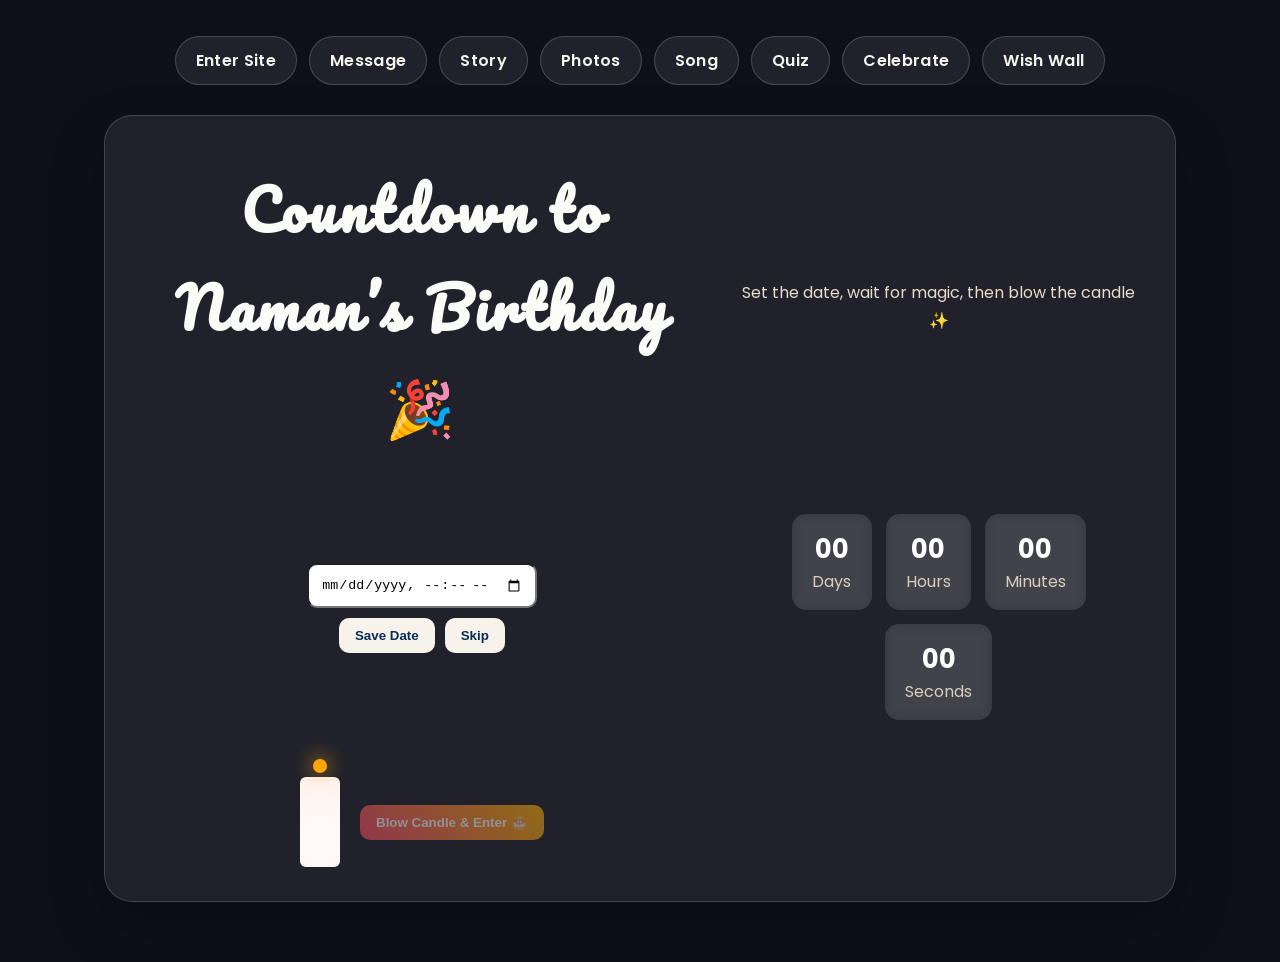
<file: index.html>
<!DOCTYPE html>
<html lang="en">
<head>
<meta charset="utf-8" />
<meta name="viewport" content="width=device-width,initial-scale=1" />
<title>Make a Wish — Naman</title>

<link rel="stylesheet" href="styles.css" />
<link href="https://fonts.googleapis.com/css2?family=Pacifico&family=Poppins:wght@400;700&display=swap" rel="stylesheet">

<style>
body{
    margin:0;
    font-family:Poppins,sans-serif;
    background:#0f0f1a;
    color:white;
    overflow-x:hidden;
    animation:fadeIn 1s ease;
}

@keyframes fadeIn{
    from{opacity:0;transform:translateY(10px);}
    to{opacity:1;transform:translateY(0);}
}

.countdown{text-align:center;}
.countdown h1{font-size:clamp(2rem,5vw,3.5rem);margin:10px 0;}

.small{color:#d8cfc0}

.time-grid{
    display:flex;
    gap:14px;
    justify-content:center;
    flex-wrap:wrap;
    margin-top:18px;
}

.time-cell{
    background:rgba(255,255,255,0.08);
    padding:16px 20px;
    border-radius:14px;
    min-width:80px;
    backdrop-filter:blur(6px);
}

.time-cell strong{
    display:block;
    font-size:1.6rem;
}

button:disabled{
    opacity:0.5;
    cursor:not-allowed;
}

.hero-button{
    padding:10px 16px;
    border:none;
    border-radius:10px;
    cursor:pointer;
}

.vibrant{
    background:linear-gradient(45deg,#ff4d6d,#ffb703);
    color:white;
}

.candle{
    width:40px;
    height:90px;
    background:white;
    border-radius:6px;
    position:relative;
}

.flame{
    width:14px;
    height:14px;
    background:orange;
    border-radius:50%;
    position:absolute;
    top:-18px;
    left:50%;
    transform:translateX(-50%);
    box-shadow:0 0 20px orange;
    animation:flicker 1s infinite alternate;
}

@keyframes flicker{
    from{transform:translateX(-50%) scale(1);}
    to{transform:translateX(-50%) scale(1.2);}
}

.flame.blow{
    animation:blow 0.8s forwards;
}

@keyframes blow{
    0%{opacity:1;transform:translateX(-50%) scale(1);}
    100%{opacity:0;transform:translateX(50px) scale(0);}
}

/* confetti */
.confetti{
    position:fixed;
    width:8px;
    height:8px;
    top:-10px;
    animation:fall linear forwards;
    z-index:999;
}

@keyframes fall{
    to{
        transform:translateY(110vh) rotate(360deg);
        opacity:0;
    }
}
</style>
</head>

<body>

<main class="page-container">

<header>
<nav>
    <a href="page1.html">Enter Site</a>
    <a href="special-message.html">Message</a>
    <a href="birthday-story.html">Story</a>
    <a href="gallery.html">Photos</a>
    <a href="music.html">Song</a>
    <a href="quiz.html">Quiz</a>
    <a href="celebrate.html">Celebrate</a>
    <a href="wish.html">Wish Wall</a>
</nav>
</header>

<section class="hero card countdown">

<h1 class="handwritten">Countdown to Naman’s Birthday 🎉</h1>
<p class="small">Set the date, wait for magic, then blow the candle ✨</p>

<div style="max-width:560px;margin:18px auto;display:grid;gap:10px;">
<input id="target-date" type="datetime-local" style="padding:12px;border-radius:10px;" />

<div style="display:flex;gap:10px;justify-content:center;flex-wrap:wrap;">
<button id="save-date" class="hero-button">Save Date</button>
<button id="skip-date" class="hero-button">Skip</button>
</div>
</div>

<div class="time-grid">
<div class="time-cell"><strong id="days">--</strong><div class="small">Days</div></div>
<div class="time-cell"><strong id="hours">--</strong><div class="small">Hours</div></div>
<div class="time-cell"><strong id="minutes">--</strong><div class="small">Minutes</div></div>
<div class="time-cell"><strong id="seconds">--</strong><div class="small">Seconds</div></div>
</div>

<div style="margin-top:25px;display:flex;gap:20px;justify-content:center;align-items:center;flex-wrap:wrap;">
<div class="candle">
<div class="flame" id="start-flame"></div>
</div>

<button id="blow-start" class="hero-button vibrant" disabled>
Blow Candle & Enter 🎂
</button>
</div>

</section>

</main>

<script>

const dateInput = document.getElementById('target-date');
const saveBtn = document.getElementById('save-date');
const skipBtn = document.getElementById('skip-date');
const blowBtn = document.getElementById('blow-start');
const flame = document.getElementById('start-flame');

let target = localStorage.getItem('targetDate');

if(target){
    dateInput.value = target;
    startTimer();
}else{
    setZero();
}

saveBtn.addEventListener('click',()=>{
    if(!dateInput.value){
        alert("Choose date first");
        return;
    }
    localStorage.setItem('targetDate',dateInput.value);
    target = dateInput.value;
    startTimer();
    alert("Countdown started for Naman 🎉");
});

skipBtn.addEventListener('click',()=>{
    localStorage.removeItem('targetDate');
    window.location.href='page1.html';
});

function setZero(){
    document.getElementById('days').textContent="00";
    document.getElementById('hours').textContent="00";
    document.getElementById('minutes').textContent="00";
    document.getElementById('seconds').textContent="00";
}

function updateClock(){
    if(!target) return;

    const now = new Date();
    const t = new Date(target);
    const diff = t - now;

    if(diff<=0){
        setZero();
        blowBtn.disabled=false;
        triggerConfetti();
        return;
    }

    const d=Math.floor(diff/(1000*60*60*24));
    const h=Math.floor((diff/(1000*60*60))%24);
    const m=Math.floor((diff/60000)%60);
    const s=Math.floor((diff/1000)%60);

    document.getElementById('days').textContent=String(d).padStart(2,'0');
    document.getElementById('hours').textContent=String(h).padStart(2,'0');
    document.getElementById('minutes').textContent=String(m).padStart(2,'0');
    document.getElementById('seconds').textContent=String(s).padStart(2,'0');
}

function startTimer(){
    if(window.timer) clearInterval(window.timer);
    updateClock();
    window.timer=setInterval(updateClock,1000);
}

function triggerConfetti(){
    for(let i=0;i<60;i++){
        const c=document.createElement("div");
        c.classList.add("confetti");
        c.style.left=Math.random()*100+"vw";
        c.style.background=["#ff4d6d","#ffd166","#06d6a0","#4cc9f0"][Math.floor(Math.random()*4)];
        c.style.animationDuration=(Math.random()*3+2)+"s";
        document.body.appendChild(c);

        setTimeout(()=>c.remove(),5000);
    }
}

blowBtn.addEventListener('click',()=>{
    flame.classList.add('blow');

    triggerConfetti();

    setTimeout(()=>{
        window.location.href='page1.html';
    },1200);
});

</script>

</body>
</html>
</file>
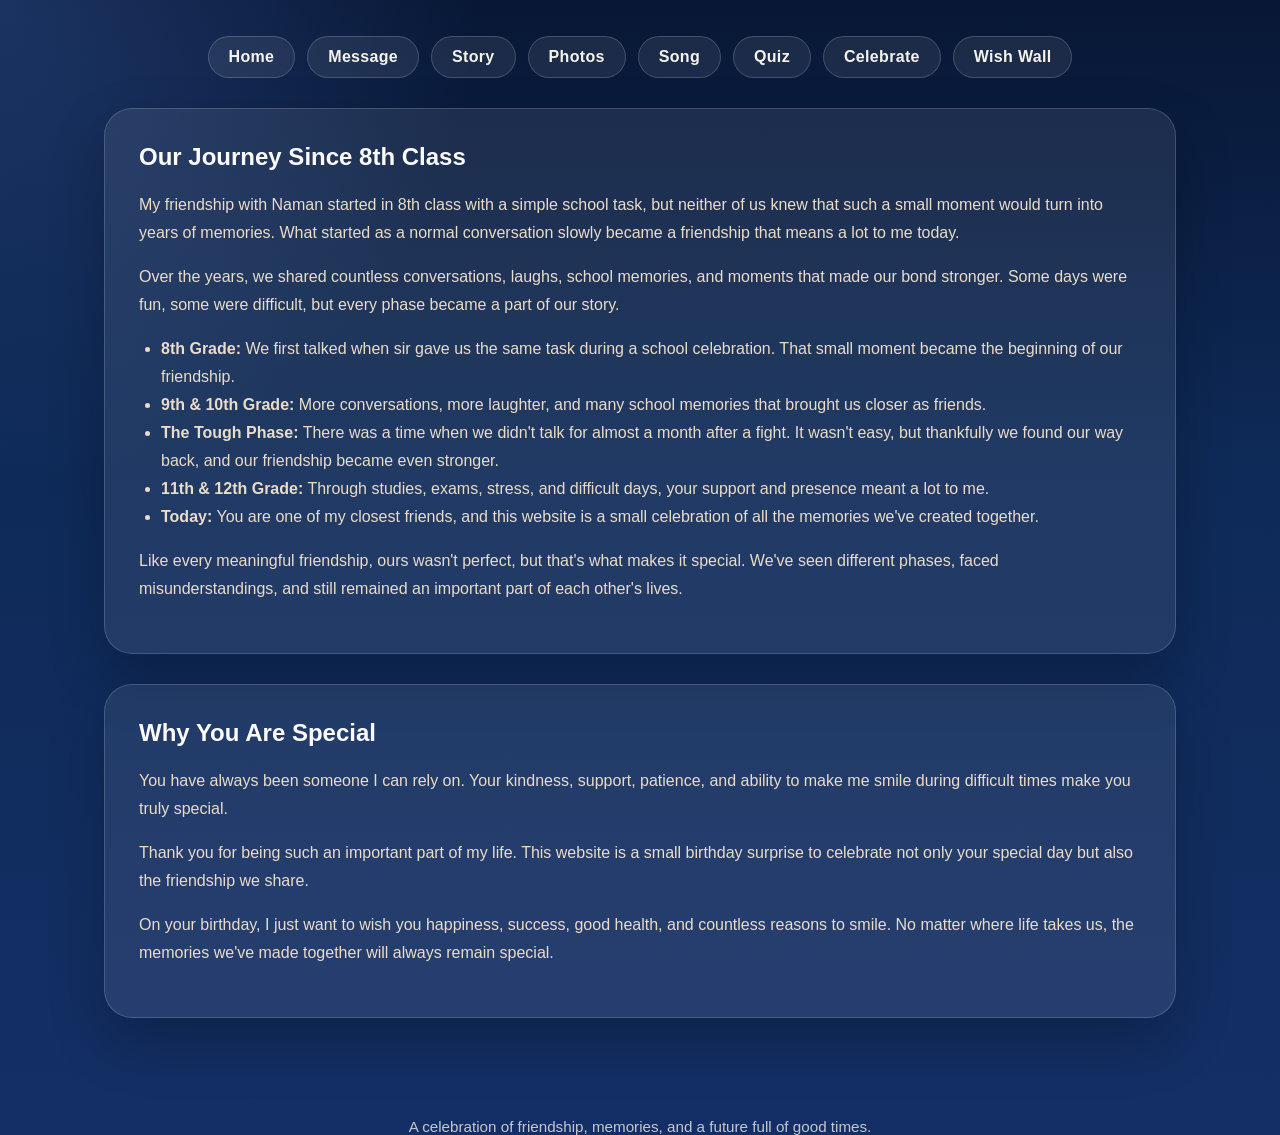
<file: birthday-story.html>
<!DOCTYPE html><html lang="en">
<head>
    <meta charset="UTF-8">
    <meta name="viewport" content="width=device-width, initial-scale=1.0">
    <title>Our Journey Since Class 8</title>
    <link rel="stylesheet" href="styles.css">
</head>
<body>
    <main class="page-container">
        <header>
            <nav>
                <a href="page1.html">Home</a>
                <a href="special-message.html">Message</a>
                <a href="birthday-story.html">Story</a>
                <a href="gallery.html">Photos</a>
                <a href="music.html">Song</a>
                <a href="quiz.html">Quiz</a>
                <a href="celebrate.html">Celebrate</a>
                <a href="wish.html">Wish Wall</a>
            </nav>
        </header>    <div class="card">
        <h2>Our Journey Since 8th Class</h2>

        <p>
            My friendship with Naman started in 8th class with a simple school task, but neither of us knew that such a small moment would turn into years of memories. What started as a normal conversation slowly became a friendship that means a lot to me today.
        </p>

        <p>
            Over the years, we shared countless conversations, laughs, school memories, and moments that made our bond stronger. Some days were fun, some were difficult, but every phase became a part of our story.
        </p>

        <ul>
            <li><strong>8th Grade:</strong> We first talked when sir gave us the same task during a school celebration. That small moment became the beginning of our friendship.</li>

            <li><strong>9th & 10th Grade:</strong> More conversations, more laughter, and many school memories that brought us closer as friends.</li>

            <li><strong>The Tough Phase:</strong> There was a time when we didn't talk for almost a month after a fight. It wasn't easy, but thankfully we found our way back, and our friendship became even stronger.</li>

            <li><strong>11th & 12th Grade:</strong> Through studies, exams, stress, and difficult days, your support and presence meant a lot to me.</li>

            <li><strong>Today:</strong> You are one of my closest friends, and this website is a small celebration of all the memories we've created together.</li>
        </ul>

        <p>
            Like every meaningful friendship, ours wasn't perfect, but that's what makes it special. We've seen different phases, faced misunderstandings, and still remained an important part of each other's lives.
        </p>
    </div>

    <div class="card">
        <h2>Why You Are Special</h2>

        <p>
            You have always been someone I can rely on. Your kindness, support, patience, and ability to make me smile during difficult times make you truly special.
        </p>

        <p>
            Thank you for being such an important part of my life. This website is a small birthday surprise to celebrate not only your special day but also the friendship we share.
        </p>

        <p>
            On your birthday, I just want to wish you happiness, success, good health, and countless reasons to smile. No matter where life takes us, the memories we've made together will always remain special.
        </p>
    </div>

</main>

<footer>
    A celebration of friendship, memories, and a future full of good times.
</footer>

</body>
</html>
</file>
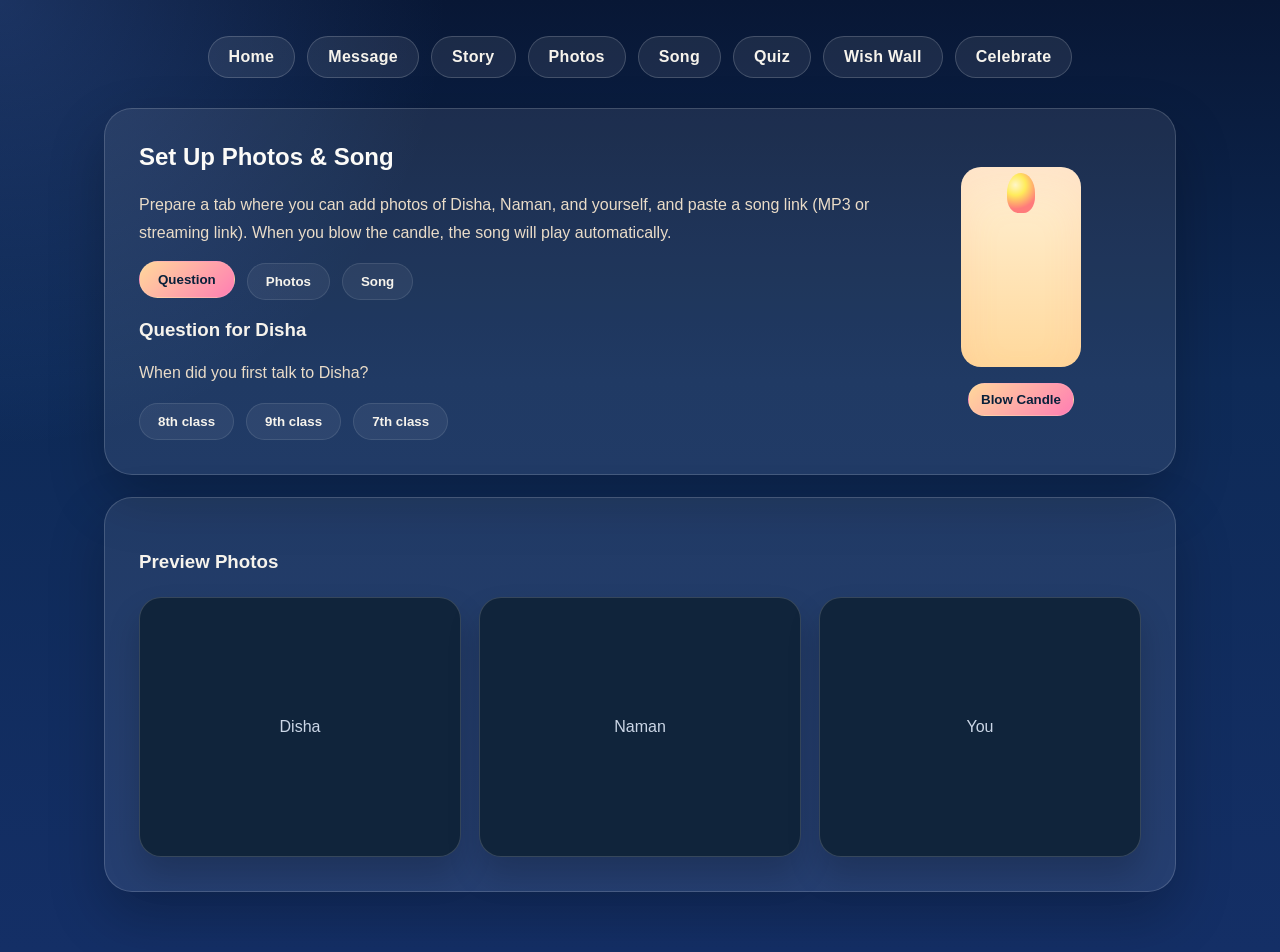
<file: celebrate.html>
<!DOCTYPE html>
<html lang="en">
<head>
    <meta charset="utf-8" />
    <meta name="viewport" content="width=device-width,initial-scale=1" />
    <title>Celebrate — Add Photos & Song</title>
    <link rel="stylesheet" href="styles.css" />
</head>
<body>
    <main class="page-container">
        <header>
            <nav>
                <a href="page1.html">Home</a>
                <a href="special-message.html">Message</a>
                <a href="birthday-story.html">Story</a>
                <a href="gallery.html">Photos</a>
                <a href="music.html">Song</a>
                <a href="quiz.html">Quiz</a>
                <a href="wish.html">Wish Wall</a>
                <a href="celebrate.html">Celebrate</a>
            </nav>
        </header>

        <section class="card celebrate-hero">
            <div style="flex:1; min-width:280px;">
                <h2>Set Up Photos & Song</h2>
                <p>Prepare a tab where you can add photos of Disha, Naman, and yourself, and paste a song link (MP3 or streaming link). When you blow the candle, the song will play automatically.</p>

                <div class="tabs" id="tabs">
                    <button class="tab-btn active" data-tab="q">Question</button>
                    <button class="tab-btn" data-tab="photos">Photos</button>
                    <button class="tab-btn" data-tab="song">Song</button>
                </div>

                <div class="tab-panel active" id="tab-q">
                    <h3>Question for Disha</h3>
                    <p>When did you first talk to Disha?</p>
                    <div style="display:flex;gap:12px;flex-wrap:wrap;margin-top:8px;">
                        <button class="tab-btn" id="ans-8">8th class</button>
                        <button class="tab-btn" id="ans-9">9th class</button>
                        <button class="tab-btn" id="ans-7">7th class</button>
                    </div>
                </div>

                <div class="tab-panel" id="tab-photos">
                    <h3>Photo Upload Links</h3>
                    <p>Paste image URLs for each person and click Add.</p>
                    <div style="display:grid;gap:10px;margin-top:12px;">
                        <input id="img-disha" placeholder="Disha photo URL" />
                        <input id="img-naman" placeholder="Naman photo URL" />
                        <input id="img-me" placeholder="Your photo URL" />
                        <button id="add-photos" class="tab-btn">Add Photos</button>
                    </div>
                </div>

                <div class="tab-panel" id="tab-song">
                    <h3>Song Link</h3>
                    <p>Paste an MP3 link or streaming URL and click Save. The candle blow will play this song.</p>
                    <input id="song-url" placeholder="https://.../song.mp3" />
                    <div style="margin-top:12px;display:flex;gap:12px;"><button id="save-song" class="tab-btn">Save Song</button><button id="test-song" class="tab-btn">Test Play</button></div>
                </div>

            </div>

            <div style="width:240px;display:flex;flex-direction:column;align-items:center;gap:16px;">
                <div class="candle" id="candle">
                    <div class="flame" id="flame"></div>
                </div>
                <button id="blow" class="tab-btn vibrant">Blow Candle</button>
                <audio id="celebrate-audio" preload="none"></audio>
            </div>
        </section>

        <section class="card" style="margin-top:22px;">
            <h3>Preview Photos</h3>
            <div id="photo-previews" class="gallery-grid">
                <div class="gallery-img" id="preview-disha" style="background:#10243b; display:flex;align-items:center;justify-content:center;color:#cbd6e6;">Disha</div>
                <div class="gallery-img" id="preview-naman" style="background:#10243b; display:flex;align-items:center;justify-content:center;color:#cbd6e6;">Naman</div>
                <div class="gallery-img" id="preview-me" style="background:#10243b; display:flex;align-items:center;justify-content:center;color:#cbd6e6;">You</div>
            </div>
        </section>

    </main>

    <div id="toast" class="toast">Saved!</div>

    <script>
        // Tabs
        document.querySelectorAll('.tab-btn').forEach(btn => {
            btn.addEventListener('click', (e) => {
                const tab = btn.dataset.tab;
                if (tab) switchTab(tab);
            });
        });

        function switchTab(name){
            document.querySelectorAll('.tab-btn').forEach(b=>b.classList.remove('active'));
            document.querySelectorAll('.tab-panel').forEach(p=>p.classList.remove('active'));
            document.querySelectorAll('.tab-btn[data-tab]').forEach(b=>{ if(b.dataset.tab===name) b.classList.add('active')});
            document.getElementById('tab-'+name).classList.add('active');
        }

        // Question answers show popup
        document.getElementById('ans-8').addEventListener('click',()=>showToast('Nice! You first talked in 8th class.'));
        document.getElementById('ans-9').addEventListener('click',()=>showToast('9th? Good memory!'));
        document.getElementById('ans-7').addEventListener('click',()=>showToast('7th class — that was early!'));

        // Photos
        document.getElementById('add-photos').addEventListener('click',()=>{
            const d = document.getElementById('img-disha').value.trim();
            const n = document.getElementById('img-naman').value.trim();
            const m = document.getElementById('img-me').value.trim();
            if(d) document.getElementById('preview-disha').innerHTML = `<img src="${d}" alt="Disha" style="width:100%;height:100%;object-fit:cover;border-radius:18px;">`;
            if(n) document.getElementById('preview-naman').innerHTML = `<img src="${n}" alt="Naman" style="width:100%;height:100%;object-fit:cover;border-radius:18px;">`;
            if(m) document.getElementById('preview-me').innerHTML = `<img src="${m}" alt="You" style="width:100%;height:100%;object-fit:cover;border-radius:18px;">`;
            showToast('Photos added to preview. You can replace URLs anytime.');
        });

        // Song
        const audio = document.getElementById('celebrate-audio');
        document.getElementById('save-song').addEventListener('click', ()=>{
            const url = document.getElementById('song-url').value.trim();
            if(!url){ showToast('Please paste a song URL.'); return; }
            audio.src = url;
            showToast('Song saved. It will play when you blow the candle.');
        });
        document.getElementById('test-song').addEventListener('click', ()=>{
            const url = document.getElementById('song-url').value.trim();
            if(!url){ showToast('Please paste a song URL first.'); return; }
            audio.src = url; audio.play();
            showToast('Playing song preview...');
        });

        // Blow candle -> animate flame and play song
        document.getElementById('blow').addEventListener('click', ()=>{
            const flame = document.getElementById('flame');
            flame.classList.add('blow');
            showToast('Make a wish! Song will play shortly.');
            // small delay then play
            setTimeout(()=>{
                try{ audio.play(); showToast('Song is playing — Happy Birthday!'); }catch(e){ showToast('Cannot autoplay: browser blocked playback. Click Test Play.'); }
            }, 900);
            // reset flame after animation
            setTimeout(()=>{ flame.classList.remove('blow'); }, 1800);
        });

        // Toast
        function showToast(text){
            const t = document.getElementById('toast');
            t.textContent = text; t.classList.add('show');
            setTimeout(()=> t.classList.remove('show'), 2800);
        }
    </script>
</body>
</html>
</file>
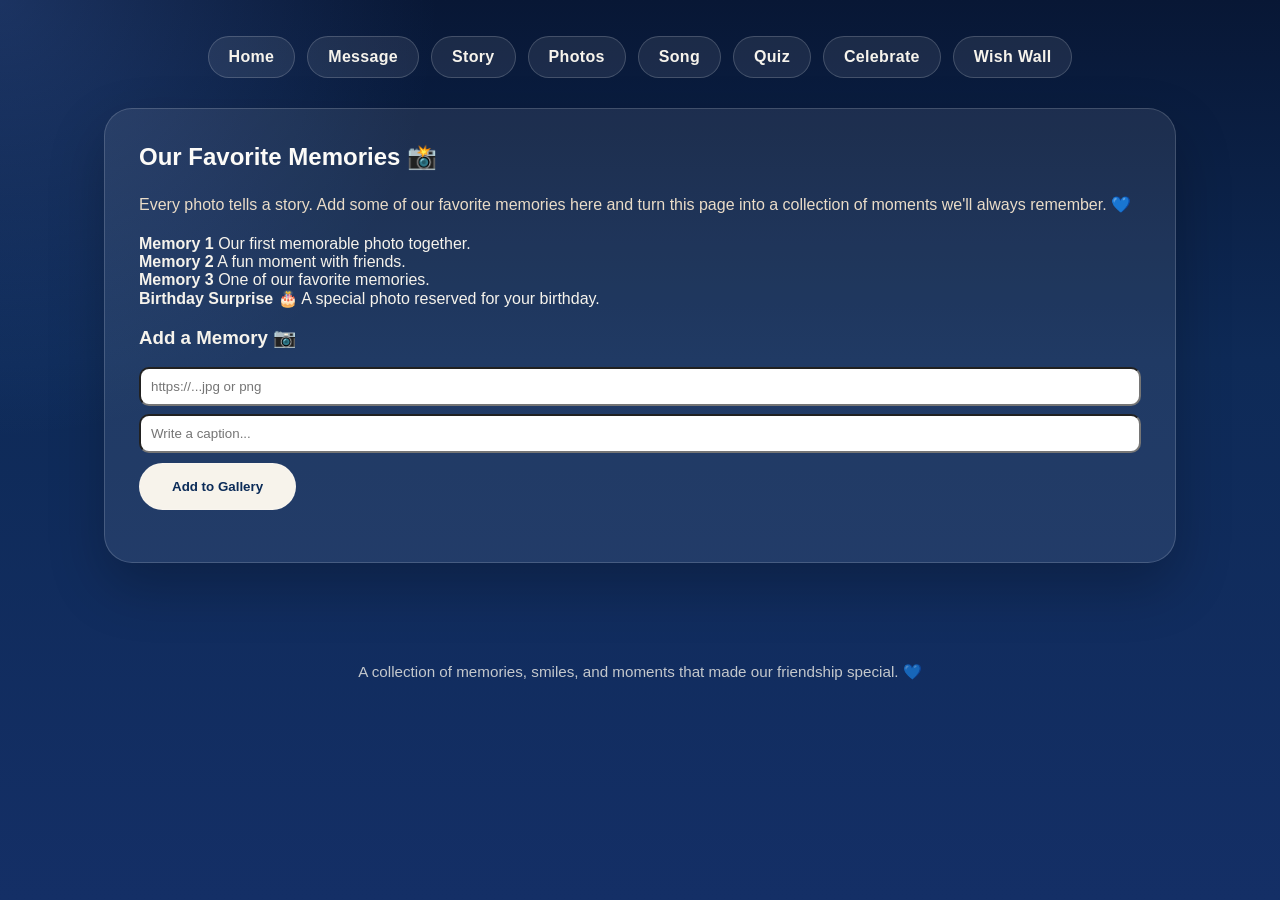
<file: gallery.html>
<!DOCTYPE html><html lang="en">
<head>
    <meta charset="UTF-8">
    <meta name="viewport" content="width=device-width, initial-scale=1.0">
    <title>Our Memories Together 📸</title>
    <link rel="stylesheet" href="styles.css">
</head>
<body>
    <main class="page-container">
        <header>
            <nav>
                <a href="page1.html">Home</a>
                <a href="special-message.html">Message</a>
                <a href="birthday-story.html">Story</a>
                <a href="gallery.html">Photos</a>
                <a href="music.html">Song</a>
                <a href="quiz.html">Quiz</a>
                <a href="celebrate.html">Celebrate</a>
                <a href="wish.html">Wish Wall</a>
            </nav>
        </header>    <div class="card">
        <h2>Our Favorite Memories 📸</h2>

        <p>
            Every photo tells a story. Add some of our favorite memories here and turn this page into a collection of moments we'll always remember. 💙
        </p>

        <div class="placeholder-grid">
            <div class="placeholder">
                <strong>Memory 1</strong>
                Our first memorable photo together.
            </div>

            <div class="placeholder">
                <strong>Memory 2</strong>
                A fun moment with friends.
            </div>

            <div class="placeholder">
                <strong>Memory 3</strong>
                One of our favorite memories.
            </div>

            <div class="placeholder">
                <strong>Birthday Surprise 🎂</strong>
                A special photo reserved for your birthday.
            </div>
        </div>

        <div style="margin-top:18px;">
            <h3>Add a Memory 📷</h3>

            <input id="new-photo-url"
                   placeholder="https://...jpg or png"
                   style="width:100%; padding:10px; border-radius:10px;" />

            <input id="new-photo-caption"
                   placeholder="Write a caption..."
                   style="width:100%; padding:10px; border-radius:10px; margin-top:8px;" />

            <button id="add-photo-btn"
                    class="hero-button"
                    style="margin-top:10px;">
                Add to Gallery
            </button>
        </div>

        <div class="gallery-grid"
             id="user-gallery"
             style="margin-top:18px;"></div>
    </div>
</main>

<footer>
    A collection of memories, smiles, and moments that made our friendship special. 💙
</footer>

<script>
    const addBtn = document.getElementById('add-photo-btn');
    const urlInput = document.getElementById('new-photo-url');
    const capInput = document.getElementById('new-photo-caption');
    const gallery = document.getElementById('user-gallery');

    function renderGallery(){
        const items = JSON.parse(localStorage.getItem('userGallery') || '[]');

        gallery.innerHTML = items.map(it => `
            <div>
                <img src="${it.url}" class="gallery-img" alt="${it.caption || ''}">
                ${it.caption ? `<div style="color:#e8dbc2;margin-top:8px;">${it.caption}</div>` : ''}
            </div>
        `).join('');
    }

    addBtn.addEventListener('click', () => {
        const url = urlInput.value.trim();
        const cap = capInput.value.trim();

        if(!url){
            alert('Please paste an image URL.');
            return;
        }

        const items = JSON.parse(localStorage.getItem('userGallery') || '[]');

        items.unshift({
            url,
            caption: cap
        });

        localStorage.setItem('userGallery', JSON.stringify(items));

        urlInput.value = '';
        capInput.value = '';

        renderGallery();
    });

    renderGallery();
</script>

</body>
</html>
</file>
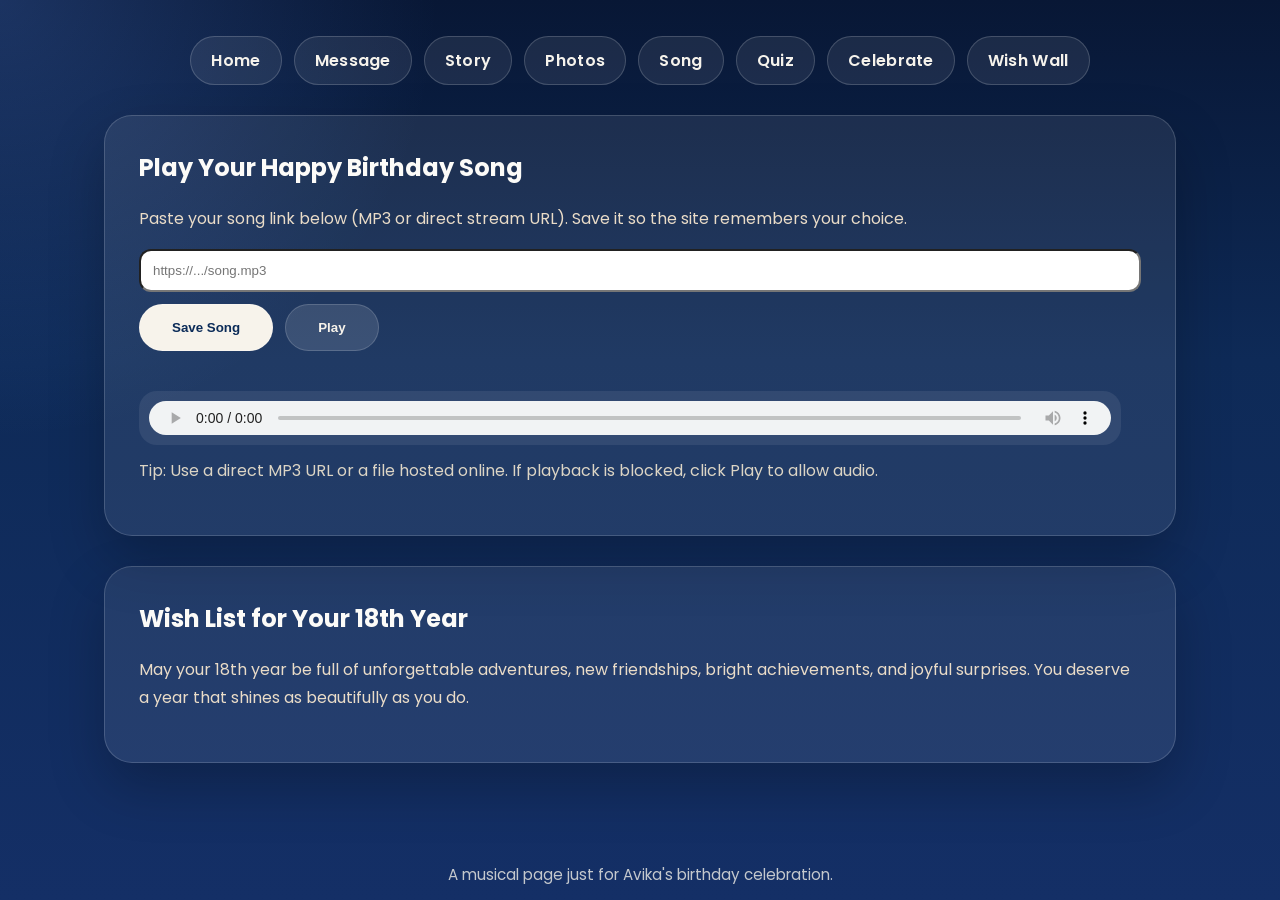
<file: music.html>
<!DOCTYPE html>
<html lang="en">
<head>
    <meta charset="UTF-8">
    <meta name="viewport" content="width=device-width, initial-scale=1.0">
    <title>Birthday Song for Naman</title>
    <link rel="stylesheet" href="styles.css">
    <link href="https://fonts.googleapis.com/css2?family=Pacifico&family=Poppins:wght@400;700&display=swap" rel="stylesheet">
</head>
<body>
    <main class="page-container">
        <header>
            <nav>
                <a href="page1.html">Home</a>
                <a href="special-message.html">Message</a>
                <a href="birthday-story.html">Story</a>
                <a href="gallery.html">Photos</a>
                <a href="music.html">Song</a>
                <a href="quiz.html">Quiz</a>
                <a href="celebrate.html">Celebrate</a>
                <a href="wish.html">Wish Wall</a>
            </nav>
        </header>
        <div class="card">
            <h2>Play Your Happy Birthday Song</h2>
            <p>Paste your song link below (MP3 or direct stream URL). Save it so the site remembers your choice.</p>
            <div style="display:grid;gap:12px;margin-top:14px;">
                <input id="song-input" placeholder="https://.../song.mp3" style="padding:12px;border-radius:12px;" />
                <div style="display:flex;gap:12px;align-items:center;">
                    <button id="save-song-btn" class="hero-button">Save Song</button>
                    <button id="play-song-btn" class="hero-button hero-button-secondary">Play</button>
                </div>
                <div class="action-box">
                    <audio id="main-audio" controls style="width:100%;"></audio>
                </div>
            </div>
            <p style="margin-top: 12px; color: #dcd5c5;">Tip: Use a direct MP3 URL or a file hosted online. If playback is blocked, click Play to allow audio.</p>
        </div>
        <div class="card">
            <h2>Wish List for Your 18th Year</h2>
            <p>May your 18th year be full of unforgettable adventures, new friendships, bright achievements, and joyful surprises. You deserve a year that shines as beautifully as you do.</p>
        </div>
    </main>
    <footer>
        A musical page just for Avika's birthday celebration.
    </footer>
    <script>
        const songInput = document.getElementById('song-input');
        const saveBtn = document.getElementById('save-song-btn');
        const playBtn = document.getElementById('play-song-btn');
        const mainAudio = document.getElementById('main-audio');

        const saved = localStorage.getItem('siteSong');
        if(saved){ songInput.value = saved; mainAudio.src = saved; }

        saveBtn.addEventListener('click', ()=>{
            const url = songInput.value.trim();
            if(!url){ alert('Paste a song URL first'); return; }
            localStorage.setItem('siteSong', url);
            mainAudio.src = url;
            alert('Song saved. Click Play to start.');
        });

        playBtn.addEventListener('click', ()=>{
            const url = songInput.value.trim();
            if(!url){ alert('Paste a song URL first'); return; }
            if(mainAudio.src !== url) mainAudio.src = url;
            mainAudio.play().catch(()=>alert('Playback blocked by browser. Click Play again or allow autoplay.'));
        });
    </script>
</body>
</html>
</file>
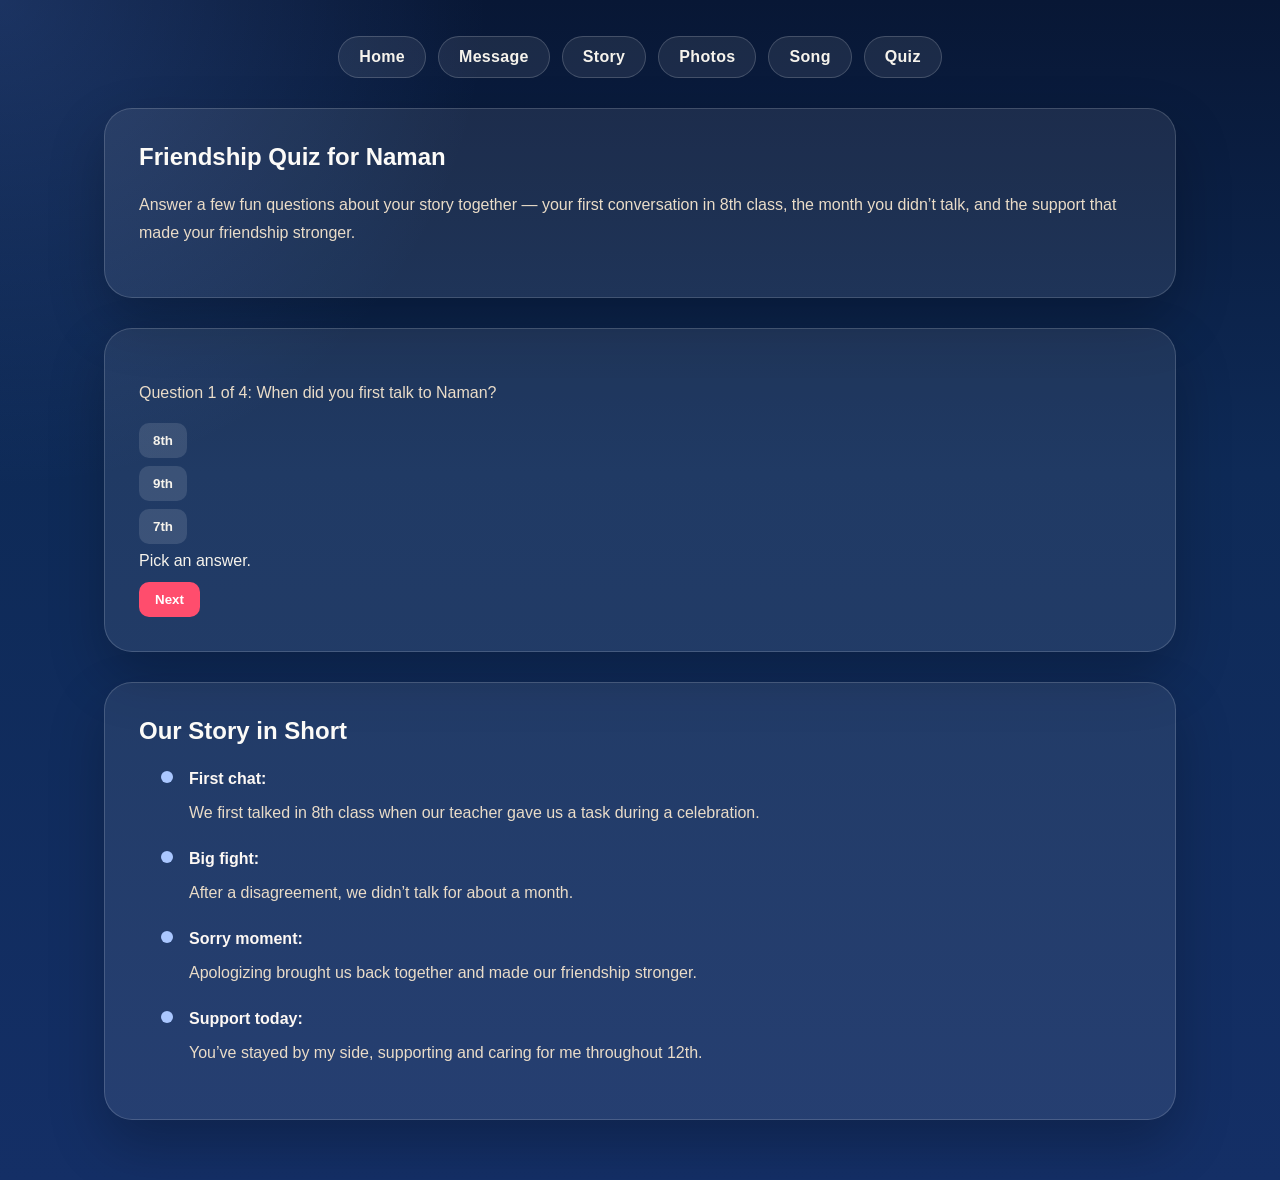
<file: quiz.html>
<!DOCTYPE html>
<html lang="en">
<head>
<meta charset="UTF-8">
<meta name="viewport" content="width=device-width, initial-scale=1.0">
<title>Friendship Quiz for Naman</title>

<link rel="stylesheet" href="styles.css">

<style>
.quiz-option{
    display:block;
    margin:8px 0;
    padding:10px 14px;
    border-radius:10px;
    border:none;
    cursor:pointer;
    transition:0.2s;
}

.quiz-option.selected{
    background:#4cc9f0;
    color:white;
}

.quiz-option.correct{
    background:#2ecc71 !important;
    color:white;
}

.quiz-option.incorrect{
    background:#e74c3c !important;
    color:white;
}

#next-btn{
    margin-top:12px;
    padding:10px 16px;
    border:none;
    border-radius:10px;
    cursor:pointer;
    background:#ff4d6d;
    color:white;
}
</style>
</head>

<body>

<main class="page-container">

<header>
<nav>
<a href="page1.html">Home</a>
<a href="special-message.html">Message</a>
<a href="birthday-story.html">Story</a>
<a href="gallery.html">Photos</a>
<a href="music.html">Song</a>
<a href="quiz.html">Quiz</a>
</nav>
</header>

<div class="card">
<h2>Friendship Quiz for Naman</h2>

<p>
Answer a few fun questions about your story together — your first conversation in 8th class, the month you didn’t talk, and the support that made your friendship stronger.
</p>

</div>

<div class="card quiz-section">

<p id="question-text"></p>

<div id="options"></div>

<div id="quiz-result">Pick an answer.</div>

<button id="next-btn">Next</button>

</div>

<div class="card">

<h2>Our Story in Short</h2>

<ul class="timeline">
<li><strong>First chat:</strong> We first talked in 8th class when our teacher gave us a task during a celebration.</li>

<li><strong>Big fight:</strong> After a disagreement, we didn’t talk for about a month.</li>

<li><strong>Sorry moment:</strong> Apologizing brought us back together and made our friendship stronger.</li>

<li><strong>Support today:</strong> You’ve stayed by my side, supporting and caring for me throughout 12th.</li>
</ul>

</div>

</main>

<script>

const questions = [
{
text: "When did you first talk to Naman?",
options: ["8th", "9th", "7th"],
answer: "8th"
},
{
text: "Why did you first start talking?",
options: [
"Sir gave us a task during celebration",
"You sat together in cafeteria",
"You met at birthday party"
],
answer: "Sir gave us a task during celebration"
},
{
text: "How long did you not talk after fight?",
options: ["One month", "One week", "One day"],
answer: "One month"
},
{
text: "What does Naman always give you?",
options: ["Support and care", "A new phone", "Surprise gift"],
answer: "Support and care"
}
];

let index = 0;
let score = 0;
let selected = null;

const questionText = document.getElementById("question-text");
const optionsBox = document.getElementById("options");
const resultBox = document.getElementById("quiz-result");
const nextBtn = document.getElementById("next-btn");

function loadQuestion(){
const q = questions[index];

questionText.textContent = `Question ${index+1} of ${questions.length}: ${q.text}`;

optionsBox.innerHTML = "";
selected = null;

resultBox.textContent = "Pick an answer.";

q.options.forEach(opt=>{
const btn = document.createElement("button");
btn.className = "quiz-option";
btn.textContent = opt;

btn.onclick = () => {
document.querySelectorAll(".quiz-option").forEach(b=>b.classList.remove("selected"));
btn.classList.add("selected");
selected = opt;
};

optionsBox.appendChild(btn);
});

nextBtn.disabled = false;
}

nextBtn.onclick = () => {

if(!selected){
resultBox.textContent = "Please choose an answer first.";
return;
}

const q = questions[index];

if(selected === q.answer){
score++;
resultBox.textContent = "Correct ❤️";
}else{
resultBox.textContent = `Wrong. Correct answer: ${q.answer}`;
}

document.querySelectorAll(".quiz-option").forEach(btn=>{
btn.disabled = true;

if(btn.textContent === q.answer){
btn.classList.add("correct");
}
if(btn.classList.contains("selected") && btn.textContent !== q.answer){
btn.classList.add("incorrect");
}
});

nextBtn.disabled = true;

setTimeout(()=>{

index++;

if(index < questions.length){
loadQuestion();
}else{
questionText.textContent = "Quiz Completed 🎉";
optionsBox.innerHTML = "";
resultBox.innerHTML = `Your Score: <b>${score}/${questions.length}</b>`;
nextBtn.textContent = "Play Again";

nextBtn.disabled = false;

nextBtn.onclick = () => {
index = 0;
score = 0;
nextBtn.textContent = "Next";
loadQuestion();
};
}

},1000);

};

loadQuestion();

</script>

</body>
</html>
</file>
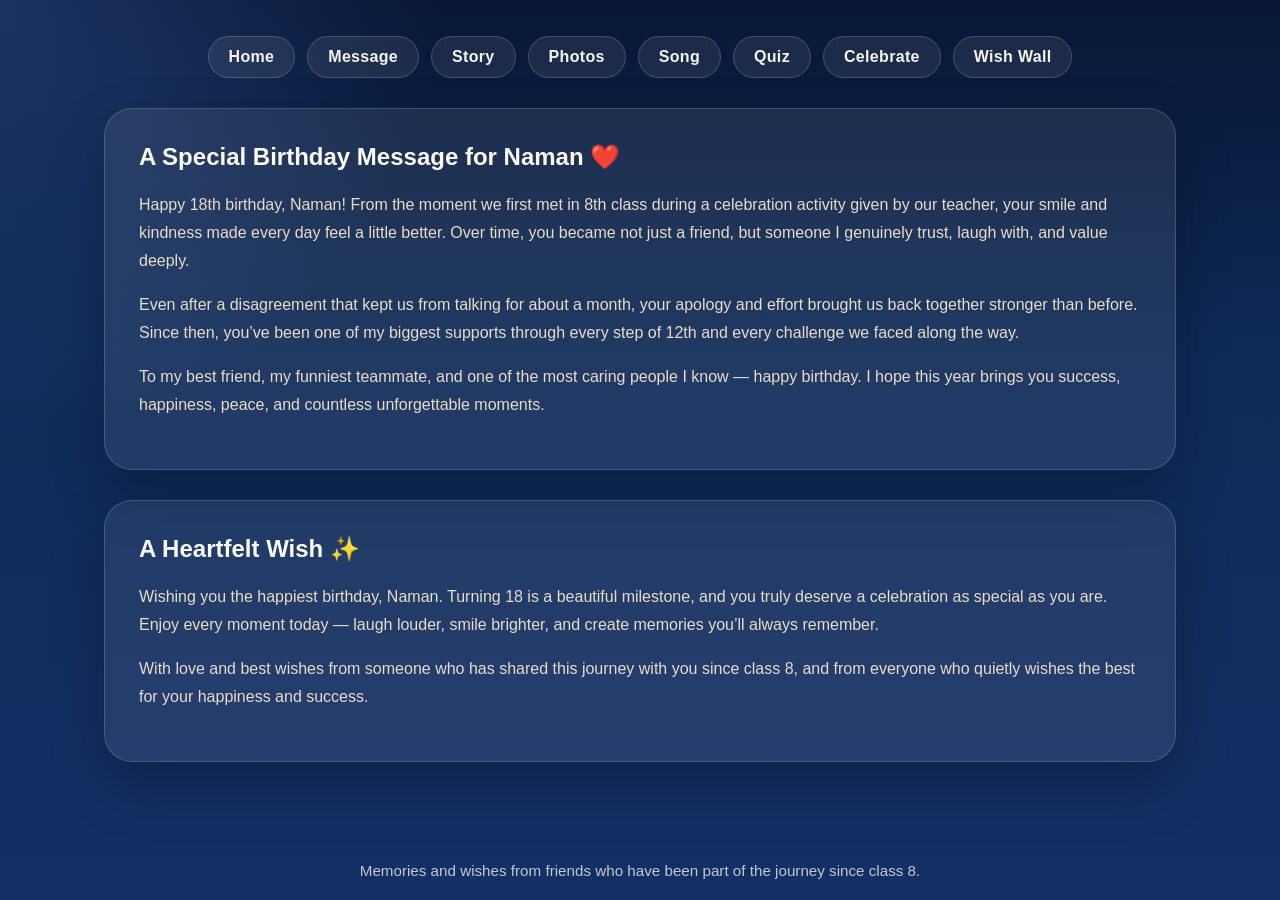
<file: special-message.html>
<!DOCTYPE html>
<html lang="en">
<head>
<meta charset="UTF-8">
<meta name="viewport" content="width=device-width, initial-scale=1.0">
<title>Special Birthday Message for Naman</title>

<link rel="stylesheet" href="styles.css">
</head>

<body>

<main class="page-container">

<header>
<nav>
<a href="page1.html">Home</a>
<a href="special-message.html">Message</a>
<a href="birthday-story.html">Story</a>
<a href="gallery.html">Photos</a>
<a href="music.html">Song</a>
<a href="quiz.html">Quiz</a>
<a href="celebrate.html">Celebrate</a>
<a href="wish.html">Wish Wall</a>
</nav>
</header>

<div class="card">

<h2>A Special Birthday Message for Naman ❤️</h2>

<p>
Happy 18th birthday, Naman! From the moment we first met in 8th class during a celebration activity given by our teacher, your smile and kindness made every day feel a little better. Over time, you became not just a friend, but someone I genuinely trust, laugh with, and value deeply.
</p>

<p>
Even after a disagreement that kept us from talking for about a month, your apology and effort brought us back together stronger than before. Since then, you’ve been one of my biggest supports through every step of 12th and every challenge we faced along the way.
</p>

<p>
To my best friend, my funniest teammate, and one of the most caring people I know — happy birthday. I hope this year brings you success, happiness, peace, and countless unforgettable moments.
</p>

</div>

<div class="card">

<h2>A Heartfelt Wish ✨</h2>

<p>
Wishing you the happiest birthday, Naman. Turning 18 is a beautiful milestone, and you truly deserve a celebration as special as you are. Enjoy every moment today — laugh louder, smile brighter, and create memories you’ll always remember.
</p>

<p>
With love and best wishes from someone who has shared this journey with you since class 8, and from everyone who quietly wishes the best for your happiness and success.
</p>

</div>

</main>

<footer>
Memories and wishes from friends who have been part of the journey since class 8.
</footer>

</body>
</html>
</file>
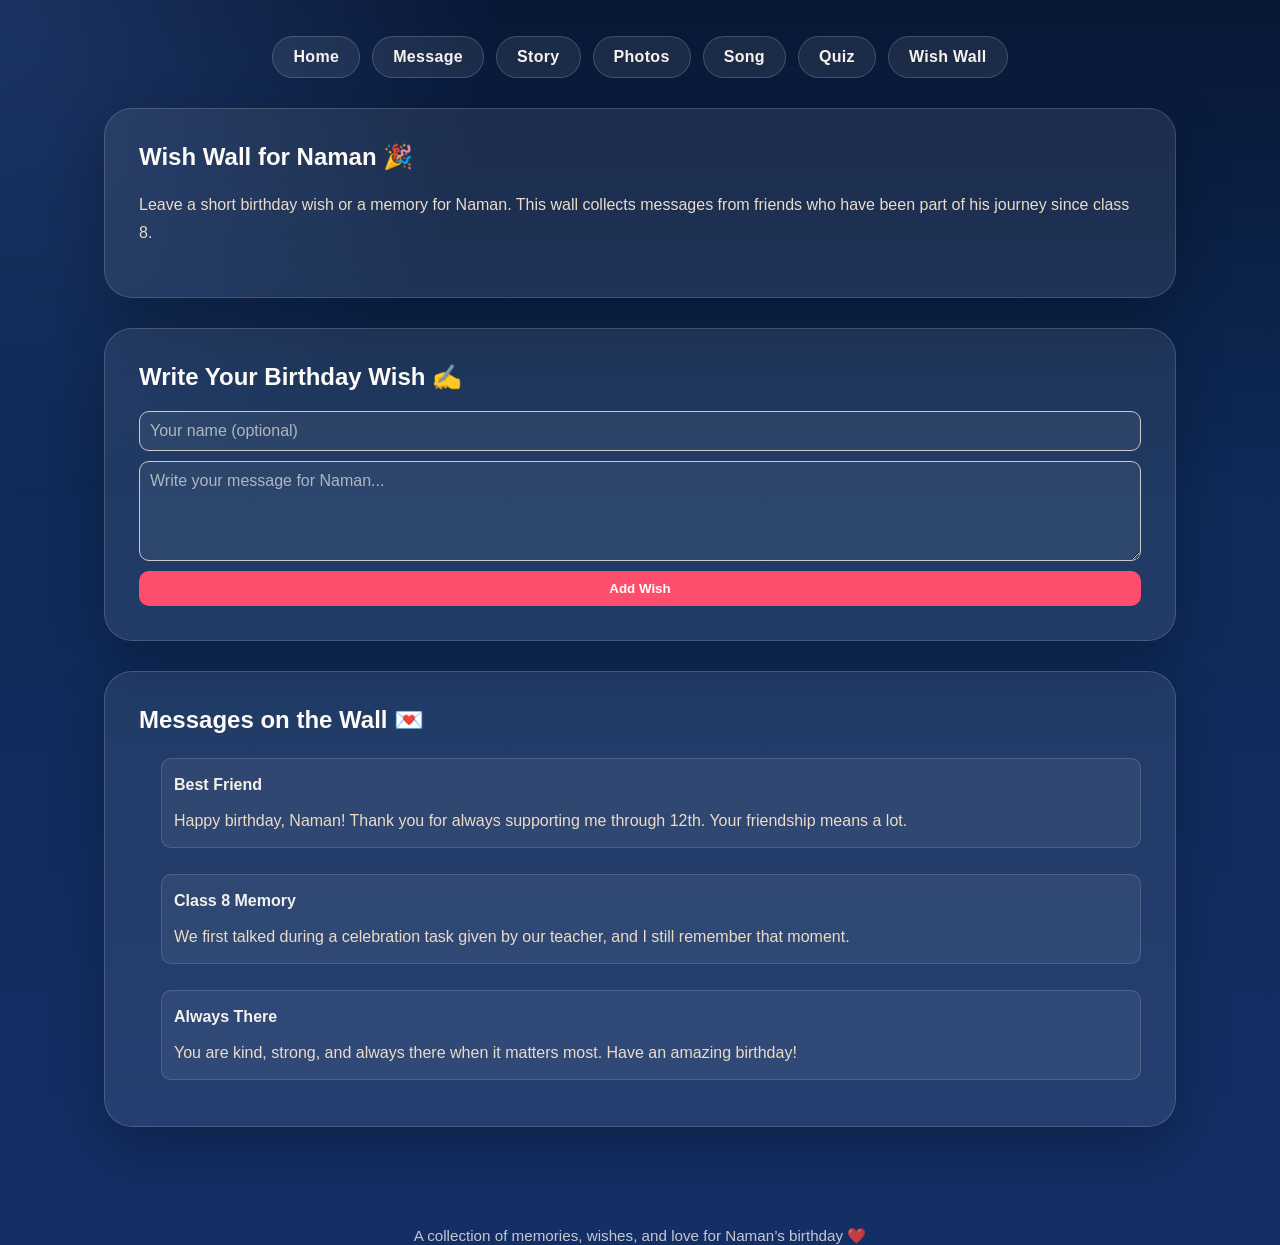
<file: wish.html>
<!DOCTYPE html>
<html lang="en">
<head>
<meta charset="UTF-8">
<meta name="viewport" content="width=device-width, initial-scale=1.0">
<title>Wish Wall for Naman</title>

<link rel="stylesheet" href="styles.css">

<style>
.wish-field{
    display:grid;
    gap:10px;
}

#wish-name, #wish-text{
    padding:10px;
    border-radius:10px;
    border:1px solid #ccc;
    font-family:inherit;
}

#wish-text{
    min-height:100px;
    resize:vertical;
}

#submit-wish{
    padding:10px 14px;
    border:none;
    border-radius:10px;
    cursor:pointer;
    background:#ff4d6d;
    color:white;
    font-weight:bold;
}

.wish-item{
    margin-bottom:12px;
    padding:12px;
    border-radius:10px;
    background:rgba(255,255,255,0.06);
}
</style>

</head>

<body>

<main class="page-container">

<header>
<nav>
<a href="page1.html">Home</a>
<a href="special-message.html">Message</a>
<a href="birthday-story.html">Story</a>
<a href="gallery.html">Photos</a>
<a href="music.html">Song</a>
<a href="quiz.html">Quiz</a>
<a href="wish.html">Wish Wall</a>
</nav>
</header>

<div class="card">

<h2>Wish Wall for Naman 🎉</h2>

<p>
Leave a short birthday wish or a memory for Naman. This wall collects messages from friends who have been part of his journey since class 8.
</p>

</div>

<div class="card wish-form">

<h2>Write Your Birthday Wish ✍️</h2>

<div class="wish-field">

<input type="text" id="wish-name" placeholder="Your name (optional)" />

<textarea id="wish-text" placeholder="Write your message for Naman..."></textarea>

<button id="submit-wish">Add Wish</button>

</div>

</div>

<div class="card">

<h2>Messages on the Wall 💌</h2>

<ul class="wish-list" id="wish-list">

<li class="wish-item">
<strong>Best Friend</strong>
<p>Happy birthday, Naman! Thank you for always supporting me through 12th. Your friendship means a lot.</p>
</li>

<li class="wish-item">
<strong>Class 8 Memory</strong>
<p>We first talked during a celebration task given by our teacher, and I still remember that moment.</p>
</li>

<li class="wish-item">
<strong>Always There</strong>
<p>You are kind, strong, and always there when it matters most. Have an amazing birthday!</p>
</li>

</ul>

</div>

</main>

<footer>
A collection of memories, wishes, and love for Naman’s birthday ❤️
</footer>

<script>

const wishList = document.getElementById('wish-list');
const submitWish = document.getElementById('submit-wish');
const wishName = document.getElementById('wish-name');
const wishText = document.getElementById('wish-text');

submitWish.addEventListener('click', () => {

const name = wishName.value.trim() || 'Anonymous Friend';
const text = wishText.value.trim();

if(!text){
alert('Please write a message for Naman before adding your wish.');
return;
}

const item = document.createElement('li');
item.className = 'wish-item';

item.innerHTML = `
<strong>${name}</strong>
<p>${text}</p>
`;

wishList.prepend(item);

wishName.value = '';
wishText.value = '';

});

</script>

</body>
</html>
</file>
<file: styles.css>
* {
    box-sizing: border-box;
}

body {
    margin: 0;
    font-family: 'Poppins', 'Segoe UI', Tahoma, Geneva, Verdana, sans-serif;
    background: radial-gradient(circle at top left, rgba(96, 151, 255, 0.22), transparent 28%),
                linear-gradient(180deg, #081735 0%, #0e2a57 40%, #142f66 100%);
    color: #f6f3ec;
    min-height: 100vh;
}

/* Personal site touches */
.site-author {
    display: inline-block;
    margin-top: 12px;
    color: #ffe9c7;
    background: rgba(0,0,0,0.12);
    padding: 8px 12px;
    border-radius: 999px;
    font-weight: 700;
    cursor: text;
}

.handwritten {
    font-family: 'Pacifico', cursive;
    font-size: 1.6rem;
    color: #fff7e6;
}

a {
    color: #d6e8ff;
    text-decoration: none;
}

header {
    padding: 24px 24px 0;
}

nav {
    display: flex;
    flex-wrap: wrap;
    justify-content: center;
    gap: 12px;
    margin-top: 12px;
}

nav a {
    background: rgba(255, 255, 255, 0.08);
    border: 1px solid rgba(255, 255, 255, 0.18);
    border-radius: 999px;
    padding: 11px 20px;
    color: #f6f3ec;
    font-weight: 600;
    letter-spacing: 0.02em;
    transition: background 0.2s ease, transform 0.2s ease;
}

nav a:hover {
    background: rgba(255, 255, 255, 0.16);
    transform: translateY(-2px);
}

.page-container {
    max-width: 1120px;
    margin: 0 auto;
    padding: 0 24px 60px;
}

.hero {
    background: rgba(255, 255, 255, 0.08);
    border: 1px solid rgba(255, 255, 255, 0.15);
    border-radius: 30px;
    padding: 40px;
    box-shadow: 0 30px 80px rgba(0, 0, 0, 0.25);
    backdrop-filter: blur(10px);
    display: grid;
    grid-template-columns: 1.4fr 1fr;
    gap: 32px;
    align-items: center;
}

.hero-left {
    max-width: 640px;
}

.hero h1 {
    margin: 0 0 18px;
    font-size: clamp(3rem, 4vw, 5rem);
    letter-spacing: 0.06em;
    color: #fbfbf7;
}

.hero p {
    margin: 0;
    line-height: 1.75;
    font-size: 1.16rem;
    color: #e6dbc8;
}

.hero-buttons {
    margin-top: 28px;
    display: flex;
    flex-wrap: wrap;
    gap: 14px;
}

.hero-button,
.hero-button-secondary {
    display: inline-flex;
    align-items: center;
    justify-content: center;
    padding: 15px 32px;
    border-radius: 999px;
    font-weight: 700;
    transition: transform 0.2s ease, background 0.2s ease;
}

.hero-button {
    background: #f7f3eb;
    color: #0b2b58;
    border: 1px solid rgba(255, 255, 255, 0.18);
}

.hero-button:hover {
    background: #e7decf;
    transform: translateY(-2px);
}

.hero-button-secondary {
    background: rgba(255, 255, 255, 0.12);
    color: #f7f3eb;
    border: 1px solid rgba(255, 255, 255, 0.16);
}

.hero-button-secondary:hover {
    background: rgba(255, 255, 255, 0.18);
    transform: translateY(-2px);
}

button,
.quiz-option {
    border: none;
    outline: none;
    border-radius: 999px;
    padding: 14px 22px;
    font-weight: 700;
    cursor: pointer;
    transition: transform 0.2s ease, box-shadow 0.2s ease, background 0.2s ease;
}

button {
    background: linear-gradient(135deg, #f7f3eb 0%, #e7dccd 100%);
    color: #0b2b58;
}

.quiz-option {
    background: rgba(255, 255, 255, 0.12);
    color: #f6f3ec;
    text-align: left;
    border: 1px solid rgba(255, 255, 255, 0.16);
}

button:hover,
.quiz-option:hover {
    transform: translateY(-1px);
    box-shadow: 0 14px 28px rgba(0, 0, 0, 0.14);
}

.quiz-option.selected {
    background: rgba(167, 200, 255, 0.24);
    border-color: #a7c8ff;
}

.quiz-option.correct {
    background: #b4f1b7;
    color: #0b2b58;
    border-color: #7fd18d;
}

.quiz-option.incorrect {
    background: #ffb4b4;
    color: #2d1f23;
    border-color: #ff8989;
}

.quiz-section {
    margin-top: 24px;
}

.quiz-options {
    display: grid;
    gap: 14px;
    margin-top: 18px;
}

.quiz-result {
    margin-top: 22px;
    padding: 18px;
    border-radius: 22px;
    background: rgba(255, 255, 255, 0.08);
    border: 1px solid rgba(255, 255, 255, 0.14);
    color: #f8f3e9;
    min-height: 60px;
}

.quiz-question {
    margin: 0;
    font-size: 1.1rem;
    line-height: 1.65;
    color: #f5f2eb;
}

.score-badge {
    display: inline-flex;
    align-items: center;
    gap: 10px;
    padding: 10px 16px;
    border-radius: 999px;
    background: rgba(255, 255, 255, 0.12);
    border: 1px solid rgba(255, 255, 255, 0.16);
    margin-top: 14px;
    color: #fbfbf7;
}

.wish-form {
    background: rgba(255, 255, 255, 0.08);
    border: 1px solid rgba(255, 255, 255, 0.16);
    border-radius: 24px;
    padding: 28px;
    margin-top: 24px;
}

.wish-form h2 {
    margin-top: 0;
    color: #fbfbf7;
}

.wish-field {
    display: grid;
    gap: 14px;
    margin-top: 18px;
}

.wish-field input,
.wish-field textarea {
    width: 100%;
    padding: 14px 16px;
    border-radius: 18px;
    border: 1px solid rgba(255, 255, 255, 0.18);
    background: rgba(255, 255, 255, 0.06);
    color: #f6f3ec;
    font-size: 1rem;
}

.wish-field input::placeholder,
.wish-field textarea::placeholder {
    color: rgba(246, 243, 236, 0.65);
}

.wish-field textarea {
    min-height: 120px;
    resize: vertical;
}

.wish-list {
    list-style: none;
    padding: 0;
    margin: 0;
    display: grid;
    gap: 14px;
    margin-top: 24px;
}

.wish-item {
    background: rgba(255, 255, 255, 0.08);
    border: 1px solid rgba(255, 255, 255, 0.14);
    border-radius: 20px;
    padding: 18px;
}

.wish-item strong {
    display: block;
    margin-bottom: 8px;
    color: #f5f2eb;
}

.wish-item p {
    margin: 0;
    color: #e8dbc2;
    line-height: 1.7;
}

.wish-empty {
    color: #d6d0c2;
    text-align: center;
    padding: 26px;
    background: rgba(255, 255, 255, 0.06);
    border-radius: 20px;
}

@media (max-width: 900px) {
    .hero {
        grid-template-columns: 1fr;
    }

    .hero-photo {
        min-height: 240px;
    }
}

.hero-photo {
    width: 100%;
    border-radius: 28px;
    border: 1px solid rgba(255, 255, 255, 0.16);
    box-shadow: 0 24px 48px rgba(0, 0, 0, 0.18);
    object-fit: cover;
    min-height: 320px;
}

.balloon-row {
    display: flex;
    gap: 14px;
    margin-top: 36px;
    justify-content: center;
}

.balloon {
    width: 58px;
    height: 88px;
    border-radius: 50% 50% 46% 46%;
    position: relative;
    animation: drift 6s ease-in-out infinite;
}

.balloon::after {
    content: '';
    position: absolute;
    left: 50%;
    bottom: -18px;
    width: 2px;
    height: 24px;
    background: rgba(255, 255, 255, 0.85);
    transform: translateX(-50%);
}

.balloon:nth-child(1) { background: #a7c8ff; animation-delay: 0s; }
.balloon:nth-child(2) { background: #e6ebff; animation-delay: 0.8s; }
.balloon:nth-child(3) { background: #c7d9ff; animation-delay: 1.5s; }
.balloon:nth-child(4) { background: #d9ecff; animation-delay: 2.2s; }

@keyframes drift {
    0%, 100% { transform: translateY(0); }
    50% { transform: translateY(-16px); }
}

.card {
    background: rgba(255, 255, 255, 0.08);
    border: 1px solid rgba(255, 255, 255, 0.16);
    border-radius: 28px;
    padding: 34px;
    margin-top: 30px;
    box-shadow: 0 24px 56px rgba(0, 0, 0, 0.24);
}

.card h2 {
    margin-top: 0;
    color: #fcfbf8;
}

.card p,
.card li {
    color: #eadcc8;
    line-height: 1.75;
    font-size: 1rem;
}

.card ul {
    padding-left: 22px;
}

.info-grid {
    display: grid;
    grid-template-columns: repeat(auto-fit, minmax(220px, 1fr));
    gap: 22px;
    margin-top: 24px;
}

.info-card {
    background: rgba(255, 255, 255, 0.06);
    border: 1px solid rgba(255, 255, 255, 0.14);
    border-radius: 24px;
    padding: 26px;
}

.info-card h3 {
    margin: 0 0 14px;
    color: #f8f5f0;
}

.info-card p {
    margin: 0;
}

.gallery-grid {
    display: grid;
    gap: 18px;
    grid-template-columns: repeat(auto-fit, minmax(220px, 1fr));
    margin-top: 24px;
}

.gallery-img {
    width: 100%;
    height: 260px;
    border-radius: 22px;
    object-fit: cover;
    border: 1px solid rgba(255, 255, 255, 0.16);
    box-shadow: 0 18px 32px rgba(0, 0, 0, 0.18);
}

.timeline {
    list-style: none;
    margin: 0;
    padding: 0;
}

.timeline li {
    position: relative;
    padding-left: 28px;
    margin-bottom: 18px;
}

.timeline li::before {
    content: '';
    position: absolute;
    left: 0;
    top: 6px;
    width: 12px;
    height: 12px;
    border-radius: 50%;
    background: #aac7ff;
}

.timeline li strong {
    display: block;
    color: #fdf8f4;
    margin-bottom: 6px;
}

.action-box {
    display: grid;
    grid-template-columns: 1fr auto;
    gap: 20px;
    align-items: center;
    margin-top: 28px;
}

.action-box button {
    background: #f6f2e9;
    color: #0c2e5b;
    border: none;
    padding: 14px 30px;
    border-radius: 999px;
    font-size: 1rem;
    font-weight: 700;
    cursor: pointer;
    box-shadow: 0 16px 32px rgba(0, 0, 0, 0.12);
    transition: transform 0.2s ease, background 0.2s ease;
}

.action-box button:hover {
    background: #e8ddcf;
    transform: translateY(-2px);
}

footer {
    text-align: center;
    color: rgba(246, 243, 235, 0.78);
    margin-top: 40px;
    font-size: 0.95rem;
}

audio {
    width: 100%;
    border-radius: 18px;
    background: rgba(255, 255, 255, 0.08);
    padding: 10px;
}

@media (max-width: 860px) {
    .hero {
        grid-template-columns: 1fr;
        padding: 32px;
    }

    .hero-photo {
        min-height: 260px;
    }
}

@media (max-width: 720px) {
    nav {
        gap: 8px;
    }

    .hero-buttons,
    .action-box {
        grid-template-columns: 1fr;
    }
}

/* Celebrate page styles: tabs, candle, toasts, and vibrant accents */
.tabs {
    display: flex;
    gap: 12px;
    margin-top: 8px;
}

.tab-btn {
    padding: 10px 18px;
    border-radius: 999px;
    background: rgba(255,255,255,0.06);
    border: 1px solid rgba(255,255,255,0.10);
    color: #f6f3ec;
    cursor: pointer;
    font-weight: 700;
}

.tab-btn.active {
    background: linear-gradient(135deg, #ffd89b 0%, #ff7eb3 100%);
    color: #08203a;
    transform: translateY(-2px);
}

.tab-panel {
    margin-top: 18px;
    display: none;
}

.tab-panel.active { display: block; }

.celebrate-hero {
    display:flex;
    gap:20px;
    align-items:center;
    justify-content:space-between;
    flex-wrap:wrap;
}

.candle {
    width: 120px;
    height: 200px;
    border-radius: 20px;
    background: linear-gradient(180deg,#fff1d6,#ffd89b);
    position: relative;
    display:flex;
    align-items:flex-start;
    justify-content:center;
    padding-top:20px;
    box-shadow: 0 20px 40px rgba(255,130,100,0.12) inset;
}

.flame {
    width: 28px;
    height: 40px;
    background: radial-gradient(circle at 30% 30%, #fff6c8 0%, #ffeb5b 30%, #ff7b7b 70%);
    border-radius: 50% 50% 40% 40%;
    position: absolute;
    top: 6px;
    opacity: 1;
    transform-origin: 50% 80%;
}

.flame.blow {
    animation: blow 1s forwards;
}

@keyframes blow {
    0% { transform: translateY(0) scale(1); opacity:1 }
    50% { transform: translateY(-40px) scale(0.6); opacity:0.8 }
    100% { transform: translateY(-120px) scale(0.2); opacity:0 }
}

.toast {
    position: fixed;
    right: 24px;
    bottom: 24px;
    background: rgba(8,36,58,0.96);
    color: white;
    padding: 12px 18px;
    border-radius: 12px;
    box-shadow: 0 12px 28px rgba(3,12,30,0.6);
    opacity: 0;
    transform: translateY(12px);
    transition: opacity 220ms ease, transform 220ms ease;
}

.toast.show { opacity: 1; transform: translateY(0); }

.vibrant {
    background: linear-gradient(135deg,#ffd89b,#ff7eb3);
    color: #08203a;
    padding: 8px 12px;
    border-radius: 999px;
    display: inline-block;
    font-weight: 800;
}
</file>
